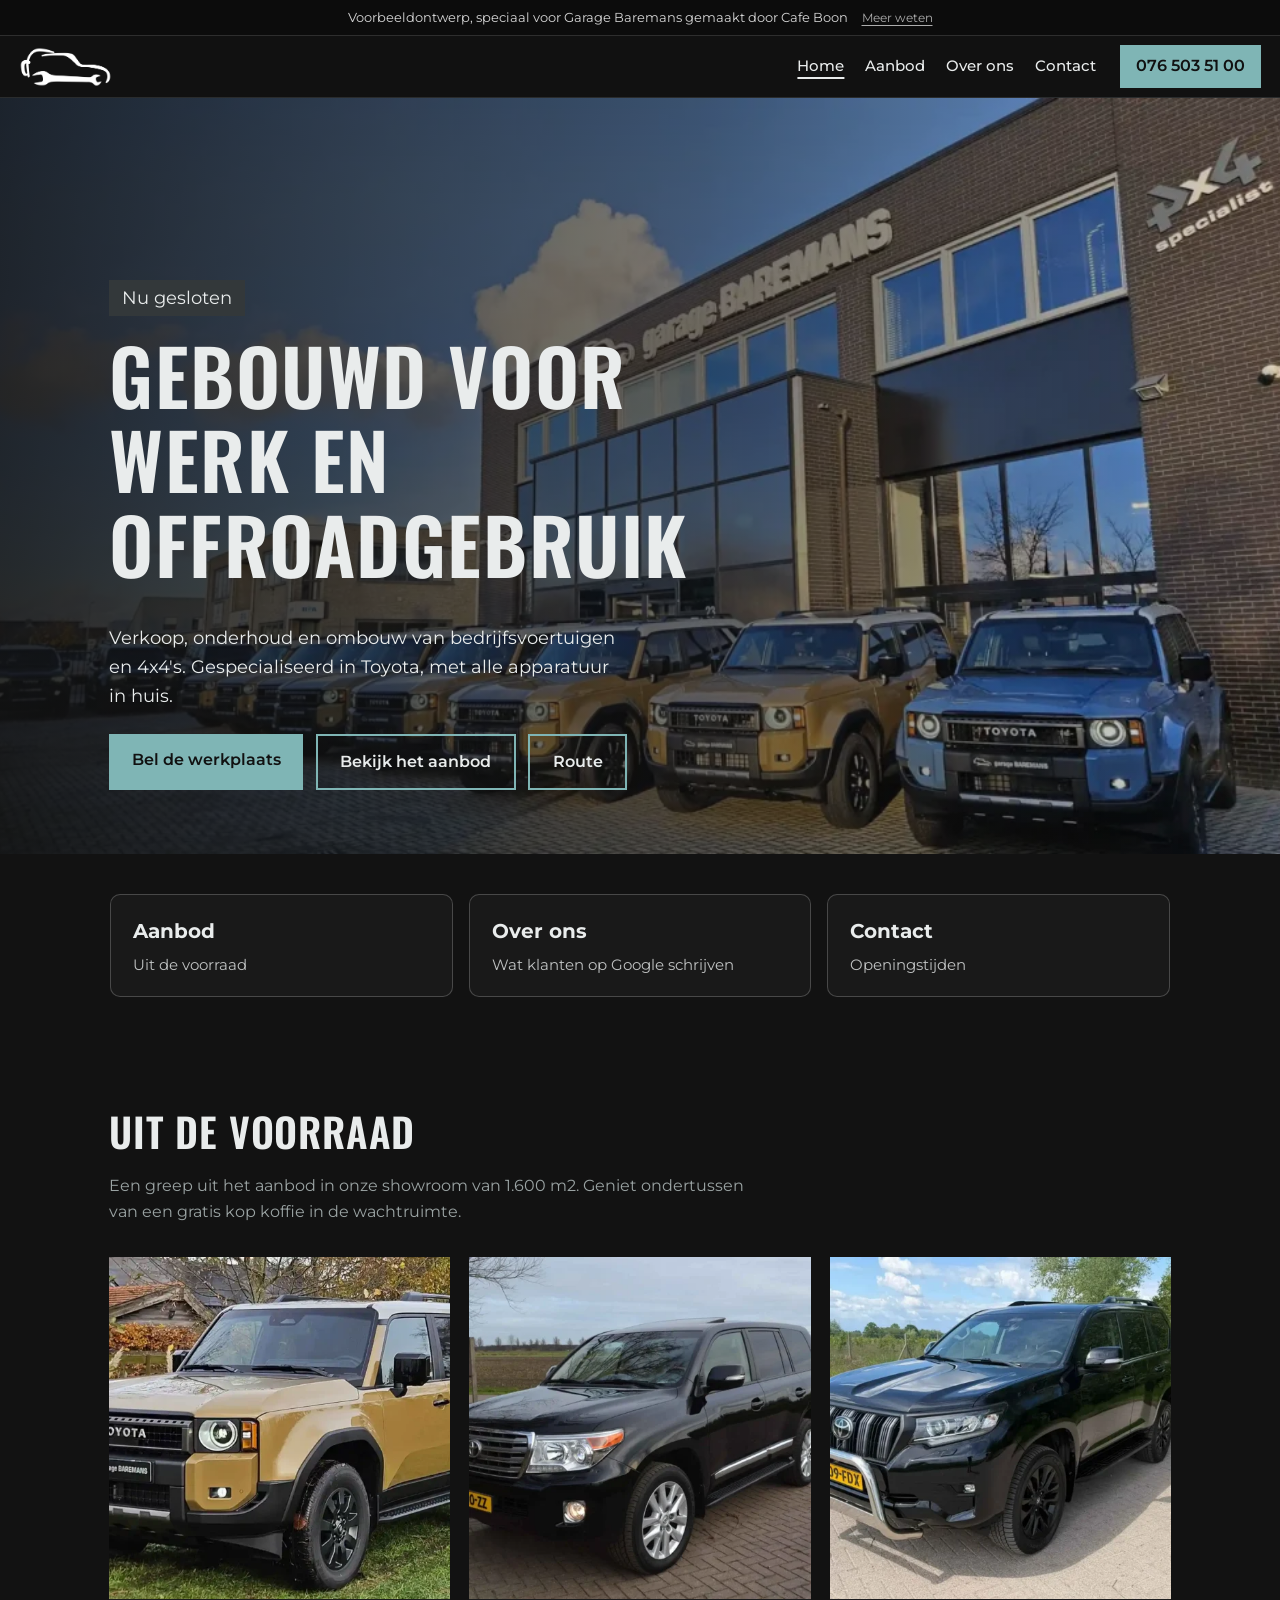
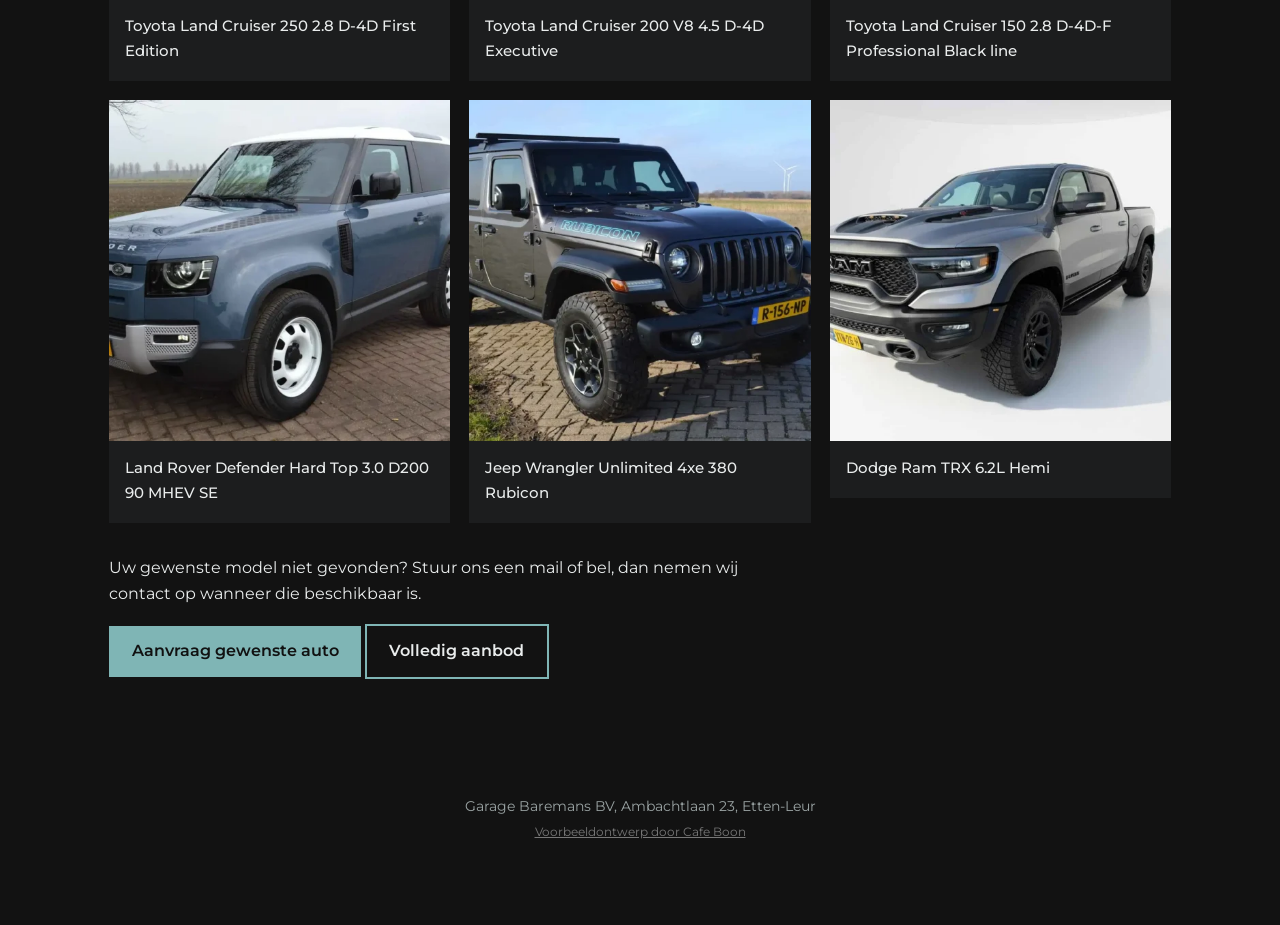
<file: index.html>
<!doctype html>
<html lang="nl">
<head>
<meta charset="utf-8">
<meta name="viewport" content="width=device-width, initial-scale=1">
<meta name="robots" content="noindex">
<title>Garage Baremans - 4x4 en bedrijfswagens in Etten-Leur</title>
<meta name="description" content="Garage Baremans aan de Ambachtlaan 23 in Etten-Leur. Verkoop, onderhoud en ombouw van 4x4's en bedrijfswagens. Gespecialiseerd in Toyota. Showroom van 1.600 m2.">
<meta property="og:title" content="Garage Baremans, Etten-Leur">
<meta property="og:description" content="Verkoop, onderhoud en ombouw van 4x4's en bedrijfswagens. Gespecialiseerd in Toyota.">
<meta property="og:image" content="images/pand.webp">
<link rel="icon" href="images/favicon.png">
<link rel="preconnect" href="https://fonts.googleapis.com">
<link rel="preconnect" href="https://fonts.gstatic.com" crossorigin>
<link href="https://fonts.googleapis.com/css2?family=Oswald:wght@500;600&family=Montserrat:wght@400;500;600&display=swap" rel="stylesheet">
<link rel="stylesheet" href="style.css">
</head>
<body>
<div class="vb-banner" role="note"><span>Voorbeeldontwerp, speciaal voor Garage Baremans gemaakt door Cafe Boon</span><a href="https://cafeboon.com">Meer weten</a></div>
<header class="top">
<a class="brand" href="index.html"><img alt="Garage Baremans" src="images/logo-white.webp"/></a>
<nav><a aria-current="page" href="index.html">Home</a><a href="aanbod.html">Aanbod</a><a href="over.html">Over ons</a><a href="contact.html">Contact</a></nav>
<a class="call" href="tel:+31765035100">076 503 51 00</a>
</header>
<div aria-label="Pagina's" class="sn-bar" role="navigation"><a aria-current="page" class="sn-link" href="index.html">Home</a><a class="sn-link" href="aanbod.html">Aanbod</a><a class="sn-link" href="over.html">Over ons</a><a class="sn-link" href="contact.html">Contact</a></div>
<section class="hero">
<img alt="Garage Baremans aan de Ambachtlaan in Etten-Leur met Toyota Land Cruisers voor de deur" src="images/pand.webp"/>
<div class="shade"></div>
<div class="hero-in">
<p class="tag" id="status"></p>
<h1>Gebouwd voor werk en offroadgebruik</h1>
<p>Verkoop, onderhoud en ombouw van bedrijfsvoertuigen en 4x4's. Gespecialiseerd in Toyota, met alle apparatuur in huis.</p>
<div class="actions">
<a class="btn" href="tel:+31765035100">Bel de werkplaats</a>
<a class="btn ghost" href="aanbod.html">Bekijk het aanbod</a>
<a class="btn ghost" href="https://www.google.com/maps/dir/?api=1&amp;destination=Ambachtlaan+23+4871+ED+Etten-Leur">Route</a>
</div>
</div>
</section>
<div class="sn-cards"><a class="sn-card" href="aanbod.html"><strong>Aanbod</strong><span>Uit de voorraad</span></a><a class="sn-card" href="over.html"><strong>Over ons</strong><span>Wat klanten op Google schrijven</span></a><a class="sn-card" href="contact.html"><strong>Contact</strong><span>Openingstijden</span></a></div>
<section class="wrap">
<h2>Uit de voorraad</h2>
<p class="sub">Een greep uit het aanbod in onze showroom van 1.600 m2. Geniet ondertussen van een gratis kop koffie in de wachtruimte.</p>
<ul class="cars">
<li><a href="binnenkort.html"><img alt="" loading="lazy" src="images/voorraad/Toyota-Land-Cruiser250-2.8-D-4D-First-Edition-Panorama-Dak-Grijs-Kenteken.webp"/><span>Toyota Land Cruiser 250 2.8 D-4D First Edition</span></a></li>
<li><a href="binnenkort.html"><img alt="" loading="lazy" src="images/voorraad/Toyota-Land-Cruiser200-V8-4.5-V8-D-4D-Executive-Window-van-V1.webp"/><span>Toyota Land Cruiser 200 V8 4.5 D-4D Executive</span></a></li>
<li><a href="binnenkort.html"><img alt="" loading="lazy" src="images/voorraad/Toyota-Land-Cruiser150-2.8-D-4D-F-Professional-Black-line-Window-Van.webp"/><span>Toyota Land Cruiser 150 2.8 D-4D-F Professional Black line</span></a></li>
<li><a href="binnenkort.html"><img alt="" loading="lazy" src="images/voorraad/Land-Rover-DefenderHard-Top-3.0-D200-90-MHEV-SE.webp"/><span>Land Rover Defender Hard Top 3.0 D200 90 MHEV SE</span></a></li>
<li><a href="binnenkort.html"><img alt="" loading="lazy" src="images/voorraad/Jeep-WranglerUnlimited-4xe-380-Rubicon.webp"/><span>Jeep Wrangler Unlimited 4xe 380 Rubicon</span></a></li>
<li><a href="binnenkort.html"><img alt="" loading="lazy" src="images/voorraad/Dodge-Ram-TRX.webp"/><span>Dodge Ram TRX 6.2L Hemi</span></a></li>
</ul>
<p class="find">Uw gewenste model niet gevonden? Stuur ons een mail of bel, dan nemen wij contact op wanneer die beschikbaar is.</p>
<p><a class="btn" href="aanvraag.html">Aanvraag gewenste auto</a> <a class="btn ghost" href="binnenkort.html">Volledig aanbod</a></p>
</section>
<footer>
<p>Garage Baremans BV, Ambachtlaan 23, Etten-Leur</p>
<p class="credit"><a href="https://cafeboon.com">Voorbeeldontwerp door Cafe Boon</a></p>
</footer>
<a class="fab" href="tel:+31765035100">Bel</a>
<script>try{(function(){
  var h={1:[8,17],2:[8,17],3:[8,17],4:[8,17],5:[8,17],6:[9,13]};
  var n=new Date(),d=n.getDay(),m=n.getHours()+n.getMinutes()/60,el=document.getElementById('status');
  var r=document.querySelector('tr[data-d="'+d+'"]');if(r)r.className='today';
  if(h[d]&&m>=h[d][0]&&m<h[d][1]){el.textContent='Nu geopend tot '+h[d][1]+'.00';el.className='tag yes'}else{el.textContent='Nu gesloten'}
})();}catch(e){}</script>
</body></html>
</file>
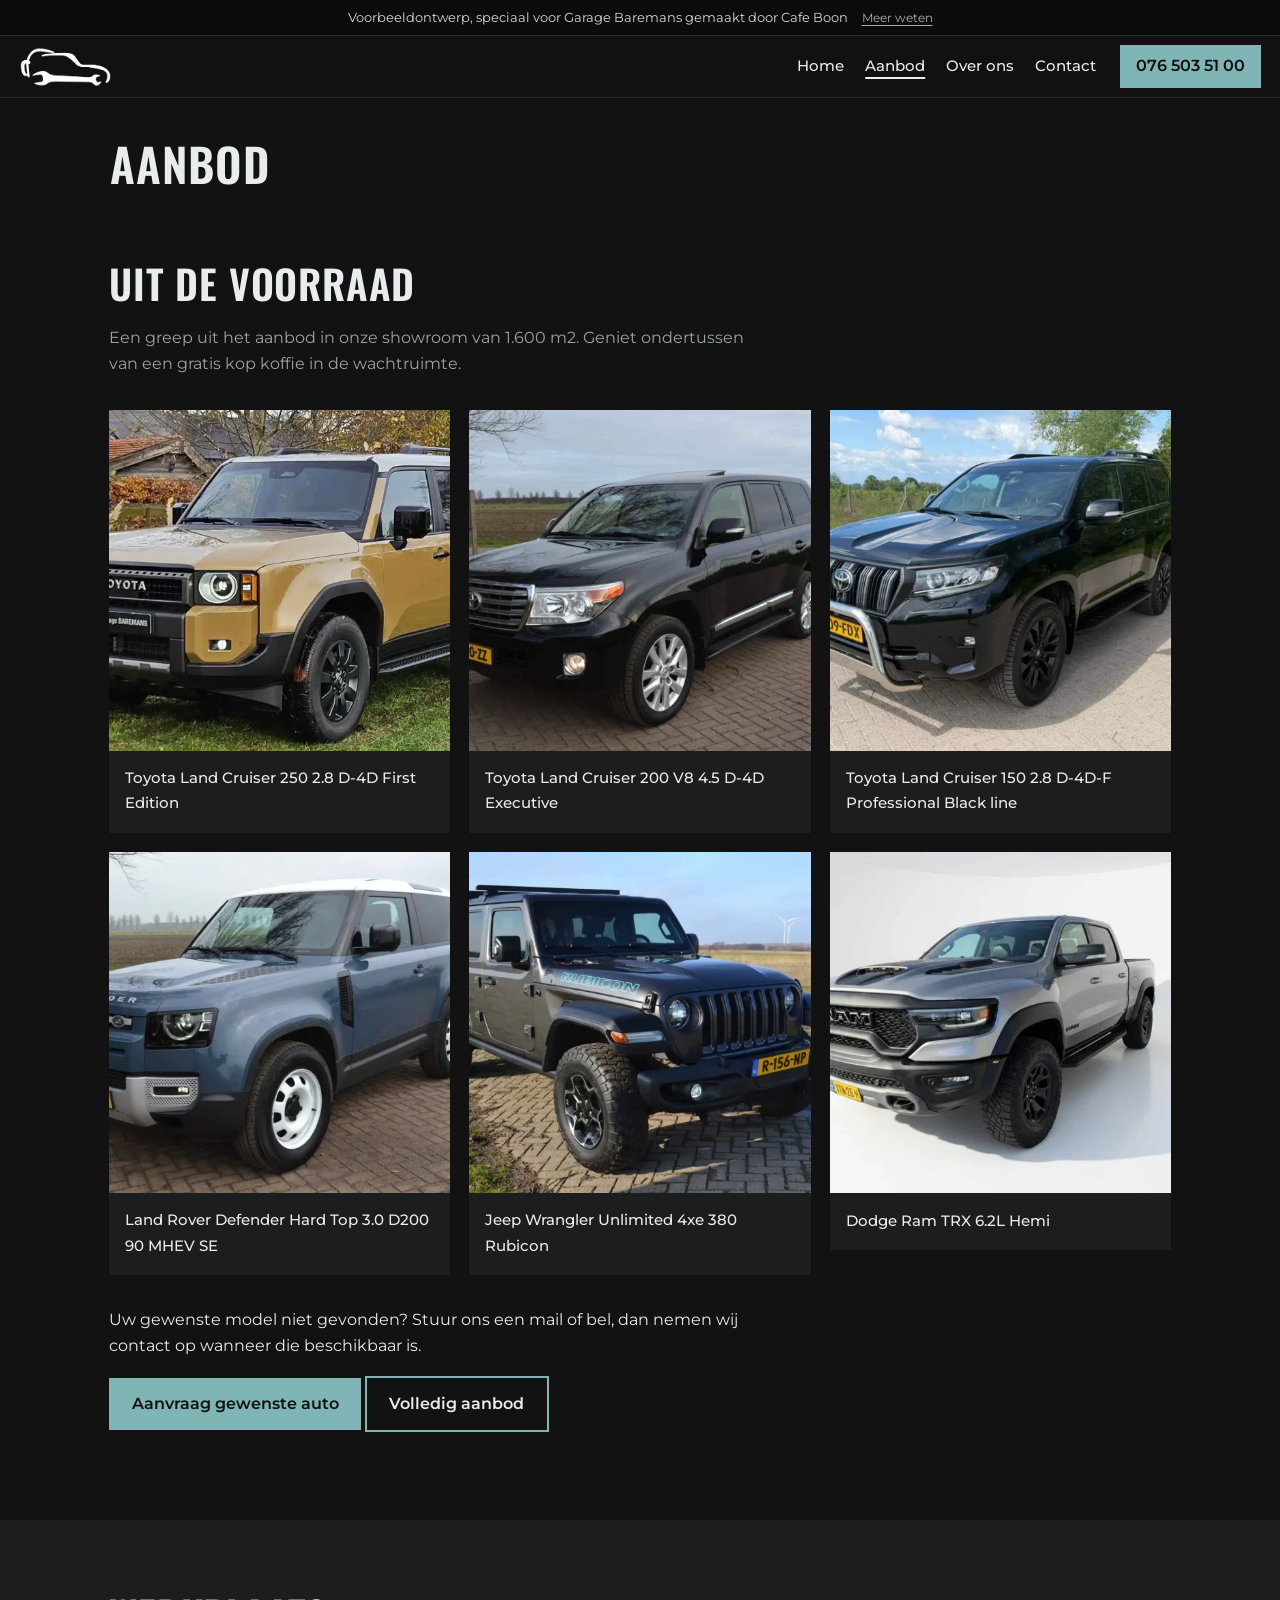
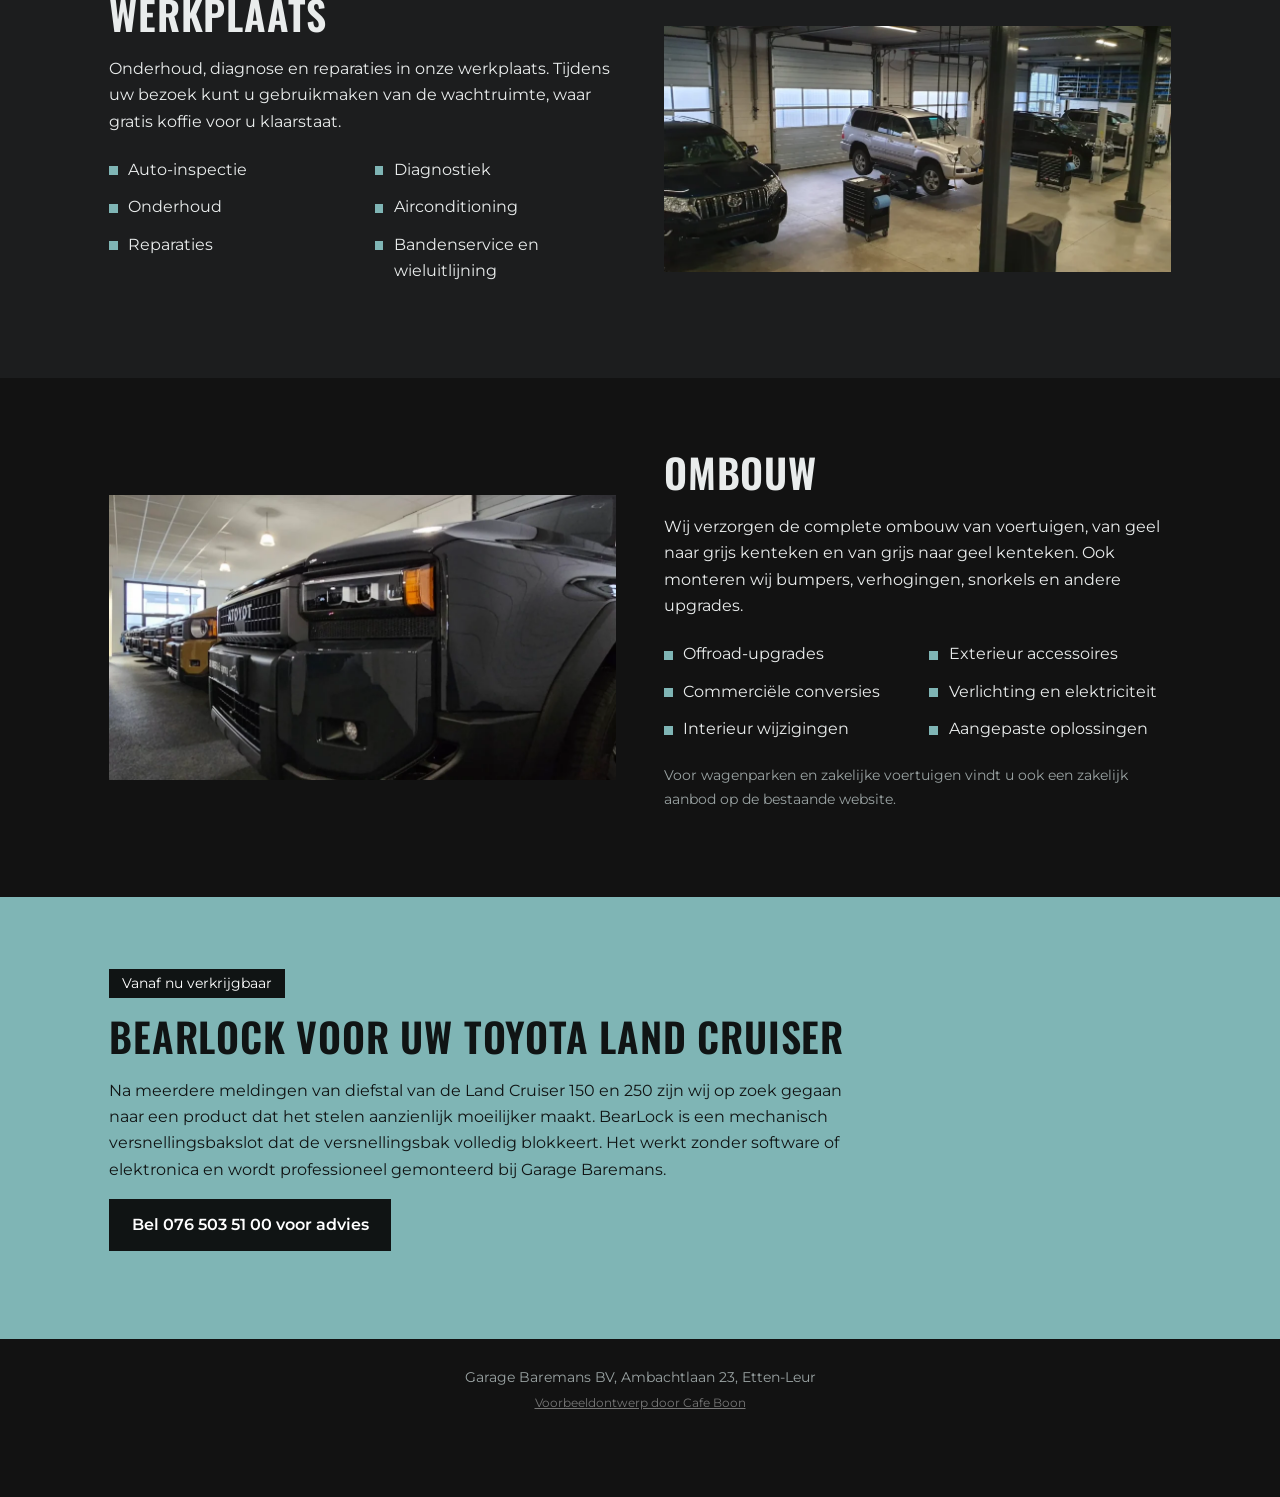
<file: aanbod.html>
<!doctype html>
<html lang="nl">
<head>
<meta charset="utf-8">
<meta name="viewport" content="width=device-width, initial-scale=1">
<meta name="robots" content="noindex">
<title>Aanbod | Garage Baremans</title>
<meta name="description" content="Garage Baremans aan de Ambachtlaan 23 in Etten-Leur. Verkoop, onderhoud en ombouw van 4x4's en bedrijfswagens. Gespecialiseerd in Toyota. Showroom van 1.600 m2.">
<meta property="og:title" content="Garage Baremans, Etten-Leur">
<meta property="og:description" content="Verkoop, onderhoud en ombouw van 4x4's en bedrijfswagens. Gespecialiseerd in Toyota.">
<meta property="og:image" content="images/pand.webp">
<link rel="icon" href="images/favicon.png">
<link rel="preconnect" href="https://fonts.googleapis.com">
<link rel="preconnect" href="https://fonts.gstatic.com" crossorigin>
<link href="https://fonts.googleapis.com/css2?family=Oswald:wght@500;600&family=Montserrat:wght@400;500;600&display=swap" rel="stylesheet">
<link rel="stylesheet" href="style.css">
</head>
<body>
<div class="vb-banner" role="note"><span>Voorbeeldontwerp, speciaal voor Garage Baremans gemaakt door Cafe Boon</span><a href="https://cafeboon.com">Meer weten</a></div>
<header class="top">
<a class="brand" href="index.html"><img alt="Garage Baremans" src="images/logo-white.webp"/></a>
<nav><a href="index.html">Home</a><a aria-current="page" href="aanbod.html">Aanbod</a><a href="over.html">Over ons</a><a href="contact.html">Contact</a></nav>
<a class="call" href="tel:+31765035100">076 503 51 00</a>
</header>
<div aria-label="Pagina's" class="sn-bar" role="navigation"><a class="sn-link" href="index.html">Home</a><a aria-current="page" class="sn-link" href="aanbod.html">Aanbod</a><a class="sn-link" href="over.html">Over ons</a><a class="sn-link" href="contact.html">Contact</a></div>
<div class="sn-head"><h1>Aanbod</h1></div>
<section class="wrap" id="aanbod">
<h2>Uit de voorraad</h2>
<p class="sub">Een greep uit het aanbod in onze showroom van 1.600 m2. Geniet ondertussen van een gratis kop koffie in de wachtruimte.</p>
<ul class="cars">
<li><a href="binnenkort.html"><img alt="" loading="lazy" src="images/voorraad/Toyota-Land-Cruiser250-2.8-D-4D-First-Edition-Panorama-Dak-Grijs-Kenteken.webp"/><span>Toyota Land Cruiser 250 2.8 D-4D First Edition</span></a></li>
<li><a href="binnenkort.html"><img alt="" loading="lazy" src="images/voorraad/Toyota-Land-Cruiser200-V8-4.5-V8-D-4D-Executive-Window-van-V1.webp"/><span>Toyota Land Cruiser 200 V8 4.5 D-4D Executive</span></a></li>
<li><a href="binnenkort.html"><img alt="" loading="lazy" src="images/voorraad/Toyota-Land-Cruiser150-2.8-D-4D-F-Professional-Black-line-Window-Van.webp"/><span>Toyota Land Cruiser 150 2.8 D-4D-F Professional Black line</span></a></li>
<li><a href="binnenkort.html"><img alt="" loading="lazy" src="images/voorraad/Land-Rover-DefenderHard-Top-3.0-D200-90-MHEV-SE.webp"/><span>Land Rover Defender Hard Top 3.0 D200 90 MHEV SE</span></a></li>
<li><a href="binnenkort.html"><img alt="" loading="lazy" src="images/voorraad/Jeep-WranglerUnlimited-4xe-380-Rubicon.webp"/><span>Jeep Wrangler Unlimited 4xe 380 Rubicon</span></a></li>
<li><a href="binnenkort.html"><img alt="" loading="lazy" src="images/voorraad/Dodge-Ram-TRX.webp"/><span>Dodge Ram TRX 6.2L Hemi</span></a></li>
</ul>
<p class="find">Uw gewenste model niet gevonden? Stuur ons een mail of bel, dan nemen wij contact op wanneer die beschikbaar is.</p>
<p><a class="btn" href="aanvraag.html">Aanvraag gewenste auto</a> <a class="btn ghost" href="binnenkort.html">Volledig aanbod</a></p>
</section>
<section class="band" id="werkplaats">
<div class="wrap split">
<div>
<h2>Werkplaats</h2>
<p>Onderhoud, diagnose en reparaties in onze werkplaats. Tijdens uw bezoek kunt u gebruikmaken van de wachtruimte, waar gratis koffie voor u klaarstaat.</p>
<ul class="list">
<li>Auto-inspectie</li><li>Onderhoud</li><li>Reparaties</li><li>Diagnostiek</li><li>Airconditioning</li><li>Bandenservice en wieluitlijning</li>
</ul>
</div>
<img alt="Werkplaats van Garage Baremans met Toyota op de brug" loading="lazy" src="images/werkplaats.webp"/>
</div>
</section>
<section class="wrap split rev" id="ombouw">
<img alt="Voertuigen van Garage Baremans" loading="lazy" src="images/jeeps.webp"/>
<div>
<h2>Ombouw</h2>
<p>Wij verzorgen de complete ombouw van voertuigen, van geel naar grijs kenteken en van grijs naar geel kenteken. Ook monteren wij bumpers, verhogingen, snorkels en andere upgrades.</p>
<ul class="list">
<li>Offroad-upgrades</li><li>Commerciële conversies</li><li>Interieur wijzigingen</li><li>Exterieur accessoires</li><li>Verlichting en elektriciteit</li><li>Aangepaste oplossingen</li>
</ul>
<p class="small">Voor wagenparken en zakelijke voertuigen vindt u ook een zakelijk aanbod op de bestaande website.</p>
</div>
</section>
<section class="alert" id="bearlock">
<div class="wrap">
<p class="tag">Vanaf nu verkrijgbaar</p>
<h2>BearLock voor uw Toyota Land Cruiser</h2>
<p>Na meerdere meldingen van diefstal van de Land Cruiser 150 en 250 zijn wij op zoek gegaan naar een product dat het stelen aanzienlijk moeilijker maakt. BearLock is een mechanisch versnellingsbakslot dat de versnellingsbak volledig blokkeert. Het werkt zonder software of elektronica en wordt professioneel gemonteerd bij Garage Baremans.</p>
<p><a class="btn" href="tel:+31765035100">Bel 076 503 51 00 voor advies</a></p>
</div>
</section>
<footer>
<p>Garage Baremans BV, Ambachtlaan 23, Etten-Leur</p>
<p class="credit"><a href="https://cafeboon.com">Voorbeeldontwerp door Cafe Boon</a></p>
</footer>
<a class="fab" href="tel:+31765035100">Bel</a>
<script>try{(function(){
  var h={1:[8,17],2:[8,17],3:[8,17],4:[8,17],5:[8,17],6:[9,13]};
  var n=new Date(),d=n.getDay(),m=n.getHours()+n.getMinutes()/60,el=document.getElementById('status');
  var r=document.querySelector('tr[data-d="'+d+'"]');if(r)r.className='today';
  if(h[d]&&m>=h[d][0]&&m<h[d][1]){el.textContent='Nu geopend tot '+h[d][1]+'.00';el.className='tag yes'}else{el.textContent='Nu gesloten'}
})();}catch(e){}</script>
</body></html>
</file>
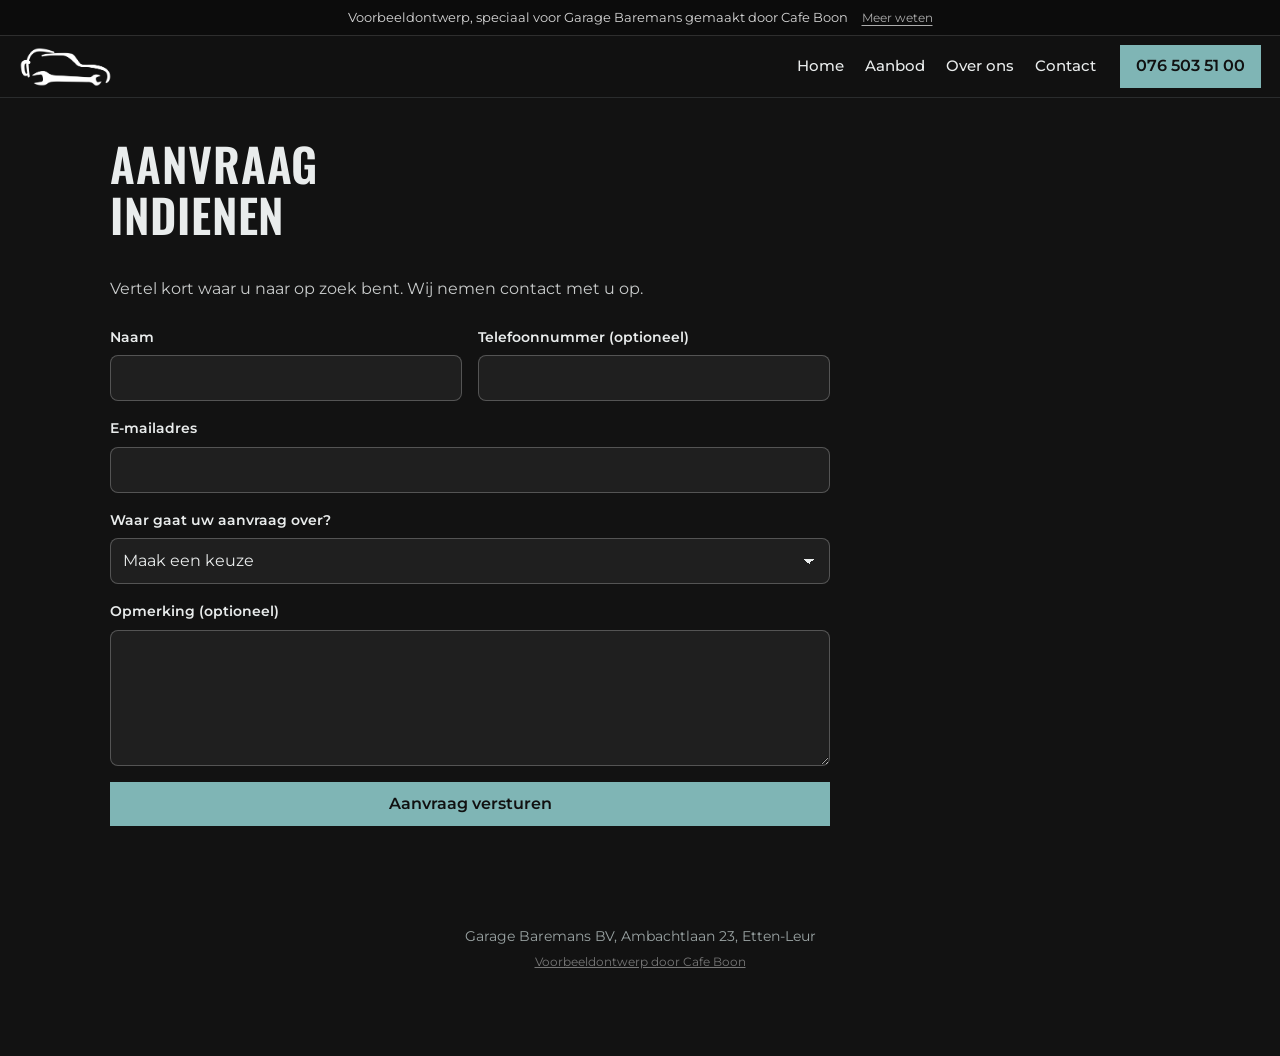
<file: aanvraag.html>
<!doctype html>
<html lang="nl">
<head>
<meta charset="utf-8">
<meta name="viewport" content="width=device-width, initial-scale=1">
<meta name="robots" content="noindex">
<title>Aanvraag indienen | Garage Baremans</title>
<meta name="description" content="Aanvraag indienen bij Garage Baremans.">
<meta property="og:title" content="Garage Baremans, Etten-Leur">
<meta property="og:description" content="Verkoop, onderhoud en ombouw van 4x4's en bedrijfswagens. Gespecialiseerd in Toyota.">
<meta property="og:image" content="images/pand.webp">
<link rel="icon" href="images/favicon.png">
<link rel="preconnect" href="https://fonts.googleapis.com">
<link rel="preconnect" href="https://fonts.gstatic.com" crossorigin>
<link href="https://fonts.googleapis.com/css2?family=Oswald:wght@500;600&family=Montserrat:wght@400;500;600&display=swap" rel="stylesheet">
<link rel="stylesheet" href="style.css">
</head>
<body>
<div class="vb-banner" role="note"><span>Voorbeeldontwerp, speciaal voor Garage Baremans gemaakt door Cafe Boon</span><a href="https://cafeboon.com">Meer weten</a></div>
<header class="top">
<a class="brand" href="index.html"><img alt="Garage Baremans" src="images/logo-white.webp"/></a>
<nav><a href="index.html">Home</a><a href="aanbod.html">Aanbod</a><a href="over.html">Over ons</a><a href="contact.html">Contact</a></nav>
<a class="call" href="tel:+31765035100">076 503 51 00</a>
</header>
<div aria-label="Pagina's" class="sn-bar" role="navigation"><a class="sn-link" href="index.html">Home</a><a class="sn-link" href="aanbod.html">Aanbod</a><a class="sn-link" href="over.html">Over ons</a><a class="sn-link" href="contact.html">Contact</a></div>
<div class="sn-head"><h1>Aanvraag indienen</h1></div>
<section class="sn-formsec" id="formulier"><div class="sn-formwrap"><p class="sn-lead">Vertel kort waar u naar op zoek bent. Wij nemen contact met u op.</p><form class="sn-form" id="sn-form"><div class="sn-field"><label for="naam">Naam</label><input id="naam" name="naam" type="text" required autocomplete="name"></div><div class="sn-field"><label for="tel">Telefoonnummer (optioneel)</label><input id="tel" name="tel" type="tel" autocomplete="tel"></div><div class="sn-field full"><label for="email">E-mailadres</label><input id="email" name="email" type="email" required autocomplete="email"></div><div class="sn-field full"><label for="keuze">Waar gaat uw aanvraag over?</label><select id="keuze" name="keuze" required><option value="">Maak een keuze</option><option>Gewenste auto</option><option>Auto-inspectie</option><option>Onderhoud</option><option>Reparaties</option><option>Diagnostiek</option><option>Airconditioning</option><option>Bandenservice en wieluitlijning</option><option>Ombouw</option></select></div><div class="sn-field full"><label for="opm">Opmerking (optioneel)</label><textarea id="opm" name="opm" rows="5"></textarea></div><div class="sn-field full"><button class="btn" type="submit">Aanvraag versturen</button></div></form></div></section>
<script>(function(){var f=document.getElementById('sn-form');if(!f)return;f.addEventListener('submit',function(e){e.preventDefault();if(!f.checkValidity()){f.reportValidity();return;}var d=document.createElement('div');d.className='sn-done';d.setAttribute('role','status');d.tabIndex=-1;d.innerHTML='<h2>Bedankt voor uw aanvraag</h2><p>Dit is een voorbeeldwebsite van Cafe Boon. Uw aanvraag is daarom niet verstuurd. Neem voor een echte aanvraag contact op via <a href="tel:+31765035100">076 503 51 00</a>.</p>';f.parentNode.replaceChild(d,f);d.focus();});})();</script>
<footer>
<p>Garage Baremans BV, Ambachtlaan 23, Etten-Leur</p>
<p class="credit"><a href="https://cafeboon.com">Voorbeeldontwerp door Cafe Boon</a></p>
</footer>
<a class="fab" href="tel:+31765035100">Bel</a>
<script>try{(function(){
  var h={1:[8,17],2:[8,17],3:[8,17],4:[8,17],5:[8,17],6:[9,13]};
  var n=new Date(),d=n.getDay(),m=n.getHours()+n.getMinutes()/60,el=document.getElementById('status');
  var r=document.querySelector('tr[data-d="'+d+'"]');if(r)r.className='today';
  if(h[d]&&m>=h[d][0]&&m<h[d][1]){el.textContent='Nu geopend tot '+h[d][1]+'.00';el.className='tag yes'}else{el.textContent='Nu gesloten'}
})();}catch(e){}</script>
</body></html>
</file>
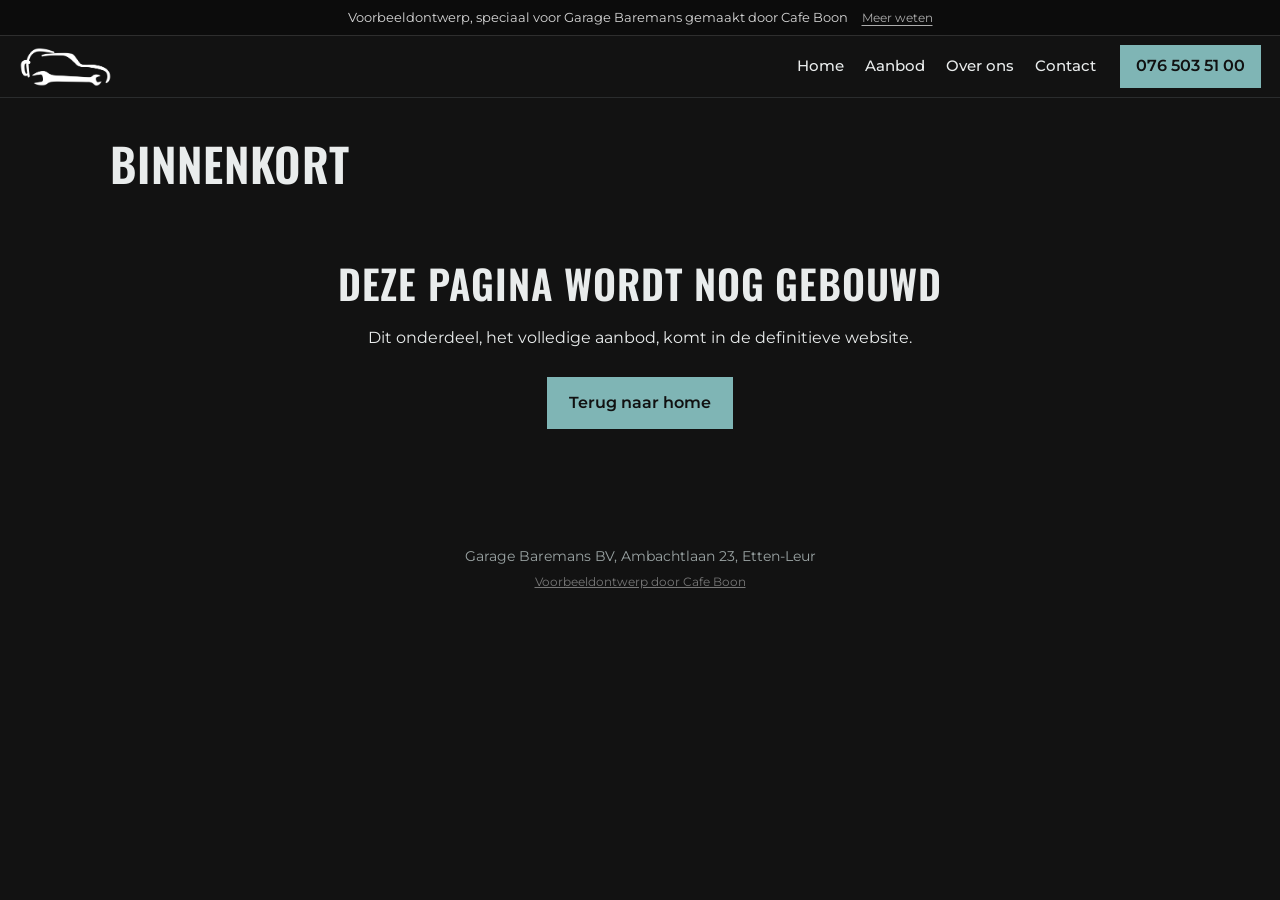
<file: binnenkort.html>
<!doctype html>
<html lang="nl">
<head>
<meta charset="utf-8">
<meta name="viewport" content="width=device-width, initial-scale=1">
<meta name="robots" content="noindex">
<title>Binnenkort | Garage Baremans</title>
<meta name="description" content="Garage Baremans aan de Ambachtlaan 23 in Etten-Leur. Verkoop, onderhoud en ombouw van 4x4's en bedrijfswagens. Gespecialiseerd in Toyota. Showroom van 1.600 m2.">
<meta property="og:title" content="Garage Baremans, Etten-Leur">
<meta property="og:description" content="Verkoop, onderhoud en ombouw van 4x4's en bedrijfswagens. Gespecialiseerd in Toyota.">
<meta property="og:image" content="images/pand.webp">
<link rel="icon" href="images/favicon.png">
<link rel="preconnect" href="https://fonts.googleapis.com">
<link rel="preconnect" href="https://fonts.gstatic.com" crossorigin>
<link href="https://fonts.googleapis.com/css2?family=Oswald:wght@500;600&family=Montserrat:wght@400;500;600&display=swap" rel="stylesheet">
<link rel="stylesheet" href="style.css">
</head>
<body>
<div class="vb-banner" role="note"><span>Voorbeeldontwerp, speciaal voor Garage Baremans gemaakt door Cafe Boon</span><a href="https://cafeboon.com">Meer weten</a></div>
<header class="top">
<a class="brand" href="index.html"><img alt="Garage Baremans" src="images/logo-white.webp"/></a>
<nav><a href="index.html">Home</a><a href="aanbod.html">Aanbod</a><a href="over.html">Over ons</a><a href="contact.html">Contact</a></nav>
<a class="call" href="tel:+31765035100">076 503 51 00</a>
</header>
<div aria-label="Pagina's" class="sn-bar" role="navigation"><a class="sn-link" href="index.html">Home</a><a class="sn-link" href="aanbod.html">Aanbod</a><a class="sn-link" href="over.html">Over ons</a><a class="sn-link" href="contact.html">Contact</a></div>
<div class="sn-head"><h1>Binnenkort</h1></div>
<section class="binnenkort"><div class="wrap" style="padding:72px 0;text-align:center"><h2>Deze pagina wordt nog gebouwd</h2><p style="max-width:34em;margin:14px auto 26px">Dit onderdeel, het volledige aanbod, komt in de definitieve website.</p><p><a class="btn" href="index.html">Terug naar home</a></p></div></section>
<footer>
<p>Garage Baremans BV, Ambachtlaan 23, Etten-Leur</p>
<p class="credit"><a href="https://cafeboon.com">Voorbeeldontwerp door Cafe Boon</a></p>
</footer>
<a class="fab" href="tel:+31765035100">Bel</a>
</body></html>
</file>
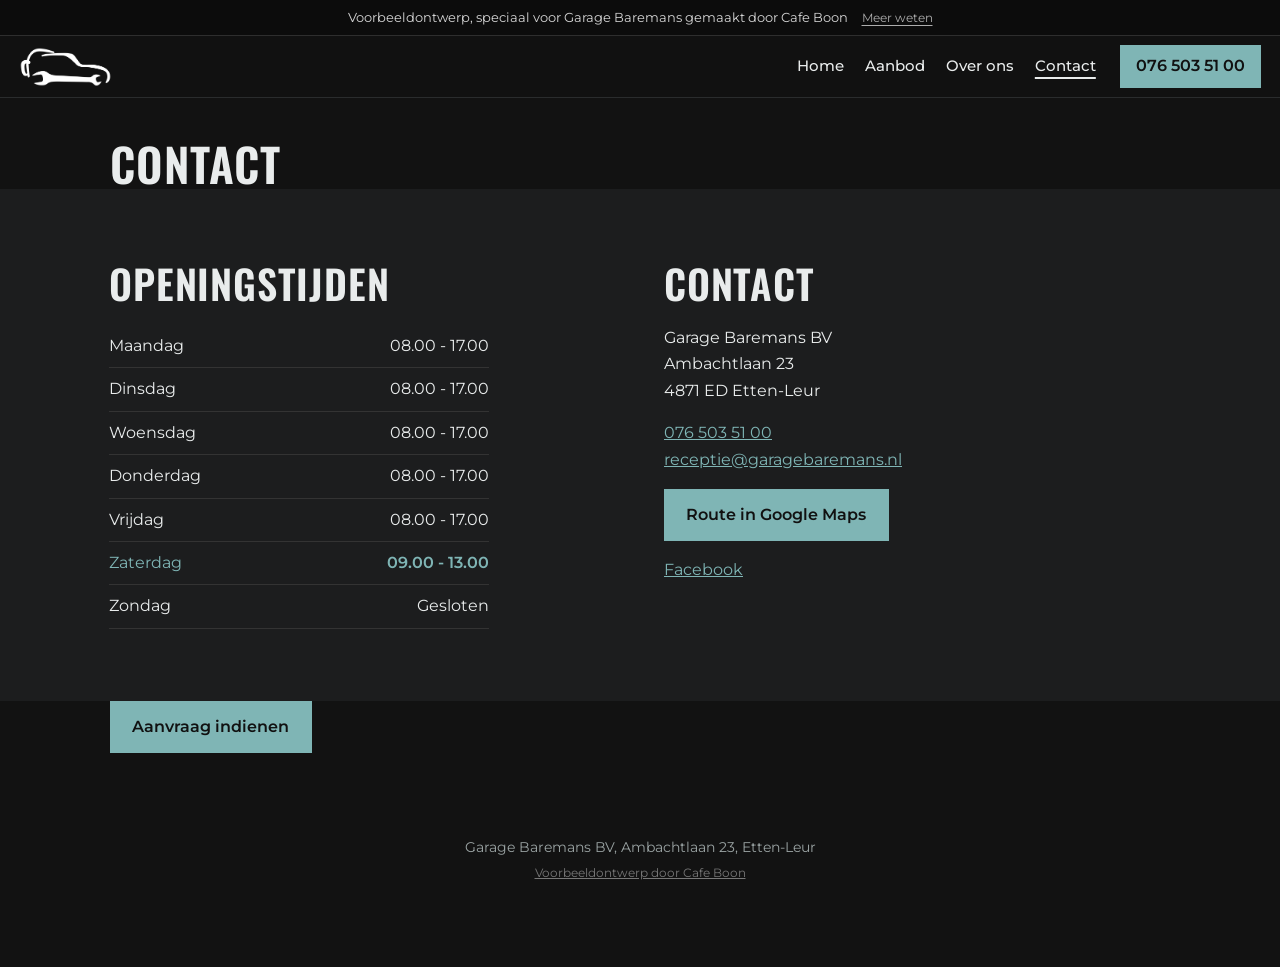
<file: contact.html>
<!doctype html>
<html lang="nl">
<head>
<meta charset="utf-8">
<meta name="viewport" content="width=device-width, initial-scale=1">
<meta name="robots" content="noindex">
<title>Contact | Garage Baremans</title>
<meta name="description" content="Garage Baremans aan de Ambachtlaan 23 in Etten-Leur. Verkoop, onderhoud en ombouw van 4x4's en bedrijfswagens. Gespecialiseerd in Toyota. Showroom van 1.600 m2.">
<meta property="og:title" content="Garage Baremans, Etten-Leur">
<meta property="og:description" content="Verkoop, onderhoud en ombouw van 4x4's en bedrijfswagens. Gespecialiseerd in Toyota.">
<meta property="og:image" content="images/pand.webp">
<link rel="icon" href="images/favicon.png">
<link rel="preconnect" href="https://fonts.googleapis.com">
<link rel="preconnect" href="https://fonts.gstatic.com" crossorigin>
<link href="https://fonts.googleapis.com/css2?family=Oswald:wght@500;600&family=Montserrat:wght@400;500;600&display=swap" rel="stylesheet">
<link rel="stylesheet" href="style.css">
</head>
<body>
<div class="vb-banner" role="note"><span>Voorbeeldontwerp, speciaal voor Garage Baremans gemaakt door Cafe Boon</span><a href="https://cafeboon.com">Meer weten</a></div>
<header class="top">
<a class="brand" href="index.html"><img alt="Garage Baremans" src="images/logo-white.webp"/></a>
<nav><a href="index.html">Home</a><a href="aanbod.html">Aanbod</a><a href="over.html">Over ons</a><a aria-current="page" href="contact.html">Contact</a></nav>
<a class="call" href="tel:+31765035100">076 503 51 00</a>
</header>
<div aria-label="Pagina's" class="sn-bar" role="navigation"><a class="sn-link" href="index.html">Home</a><a class="sn-link" href="aanbod.html">Aanbod</a><a class="sn-link" href="over.html">Over ons</a><a aria-current="page" class="sn-link" href="contact.html">Contact</a></div>
<div class="sn-head"><h1>Contact</h1></div>
<section class="visit" id="contact">
<div class="wrap two">
<div>
<h2>Openingstijden</h2>
<table>
<tr data-d="1"><th>Maandag</th><td>08.00 - 17.00</td></tr>
<tr data-d="2"><th>Dinsdag</th><td>08.00 - 17.00</td></tr>
<tr data-d="3"><th>Woensdag</th><td>08.00 - 17.00</td></tr>
<tr data-d="4"><th>Donderdag</th><td>08.00 - 17.00</td></tr>
<tr data-d="5"><th>Vrijdag</th><td>08.00 - 17.00</td></tr>
<tr data-d="6"><th>Zaterdag</th><td>09.00 - 13.00</td></tr>
<tr data-d="0"><th>Zondag</th><td>Gesloten</td></tr>
</table>
</div>
<div>
<h2>Contact</h2>
<p>Garage Baremans BV<br/>Ambachtlaan 23<br/>4871 ED Etten-Leur</p>
<p><a href="tel:+31765035100">076 503 51 00</a><br/><a href="mailto:receptie@garagebaremans.nl">receptie@garagebaremans.nl</a></p>
<p><a class="btn" href="https://www.google.com/maps/dir/?api=1&amp;destination=Ambachtlaan+23+4871+ED+Etten-Leur">Route in Google Maps</a></p>
<p><a href="https://www.facebook.com/GarageBaremans/">Facebook</a></p>
</div>
</div>
</section>
<section class="sn-formsec sn-formlink"><div class="sn-formwrap"><a class="btn" href="aanvraag.html">Aanvraag indienen</a></div></section>
<footer>
<p>Garage Baremans BV, Ambachtlaan 23, Etten-Leur</p>
<p class="credit"><a href="https://cafeboon.com">Voorbeeldontwerp door Cafe Boon</a></p>
</footer>
<a class="fab" href="tel:+31765035100">Bel</a>
<script>try{(function(){
  var h={1:[8,17],2:[8,17],3:[8,17],4:[8,17],5:[8,17],6:[9,13]};
  var n=new Date(),d=n.getDay(),m=n.getHours()+n.getMinutes()/60,el=document.getElementById('status');
  var r=document.querySelector('tr[data-d="'+d+'"]');if(r)r.className='today';
  if(h[d]&&m>=h[d][0]&&m<h[d][1]){el.textContent='Nu geopend tot '+h[d][1]+'.00';el.className='tag yes'}else{el.textContent='Nu gesloten'}
})();}catch(e){}</script>
</body></html>
</file>
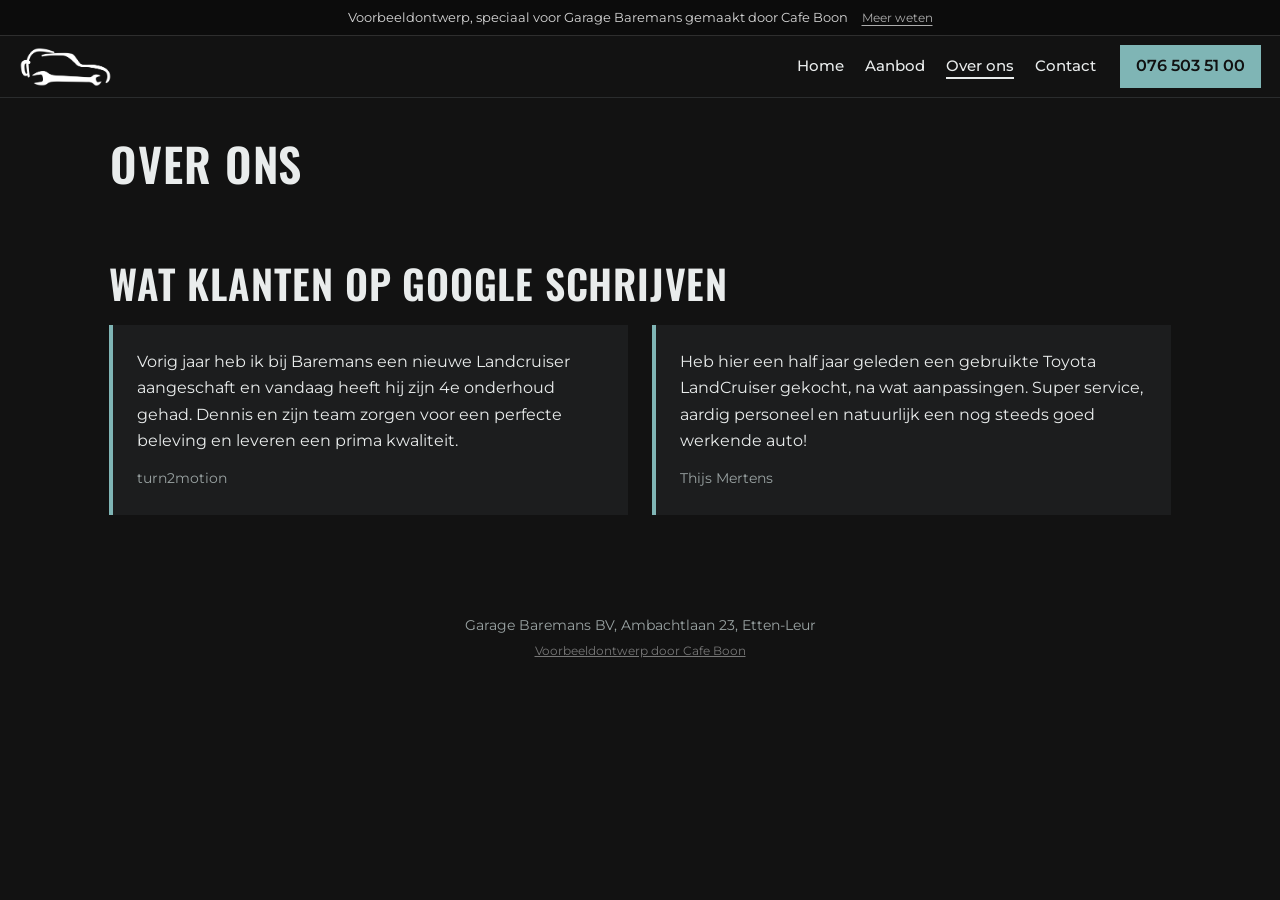
<file: over.html>
<!doctype html>
<html lang="nl">
<head>
<meta charset="utf-8">
<meta name="viewport" content="width=device-width, initial-scale=1">
<meta name="robots" content="noindex">
<title>Over ons | Garage Baremans</title>
<meta name="description" content="Garage Baremans aan de Ambachtlaan 23 in Etten-Leur. Verkoop, onderhoud en ombouw van 4x4's en bedrijfswagens. Gespecialiseerd in Toyota. Showroom van 1.600 m2.">
<meta property="og:title" content="Garage Baremans, Etten-Leur">
<meta property="og:description" content="Verkoop, onderhoud en ombouw van 4x4's en bedrijfswagens. Gespecialiseerd in Toyota.">
<meta property="og:image" content="images/pand.webp">
<link rel="icon" href="images/favicon.png">
<link rel="preconnect" href="https://fonts.googleapis.com">
<link rel="preconnect" href="https://fonts.gstatic.com" crossorigin>
<link href="https://fonts.googleapis.com/css2?family=Oswald:wght@500;600&family=Montserrat:wght@400;500;600&display=swap" rel="stylesheet">
<link rel="stylesheet" href="style.css">
</head>
<body>
<div class="vb-banner" role="note"><span>Voorbeeldontwerp, speciaal voor Garage Baremans gemaakt door Cafe Boon</span><a href="https://cafeboon.com">Meer weten</a></div>
<header class="top">
<a class="brand" href="index.html"><img alt="Garage Baremans" src="images/logo-white.webp"/></a>
<nav><a href="index.html">Home</a><a href="aanbod.html">Aanbod</a><a aria-current="page" href="over.html">Over ons</a><a href="contact.html">Contact</a></nav>
<a class="call" href="tel:+31765035100">076 503 51 00</a>
</header>
<div aria-label="Pagina's" class="sn-bar" role="navigation"><a class="sn-link" href="index.html">Home</a><a class="sn-link" href="aanbod.html">Aanbod</a><a aria-current="page" class="sn-link" href="over.html">Over ons</a><a class="sn-link" href="contact.html">Contact</a></div>
<div class="sn-head"><h1>Over ons</h1></div>
<section class="wrap reviews">
<h2>Wat klanten op Google schrijven</h2>
<div class="rv">
<blockquote>Vorig jaar heb ik bij Baremans een nieuwe Landcruiser aangeschaft en vandaag heeft hij zijn 4e onderhoud gehad. Dennis en zijn team zorgen voor een perfecte beleving en leveren een prima kwaliteit.<cite>turn2motion</cite></blockquote>
<blockquote>Heb hier een half jaar geleden een gebruikte Toyota LandCruiser gekocht, na wat aanpassingen. Super service, aardig personeel en natuurlijk een nog steeds goed werkende auto!<cite>Thijs Mertens</cite></blockquote>
</div>
</section>
<footer>
<p>Garage Baremans BV, Ambachtlaan 23, Etten-Leur</p>
<p class="credit"><a href="https://cafeboon.com">Voorbeeldontwerp door Cafe Boon</a></p>
</footer>
<a class="fab" href="tel:+31765035100">Bel</a>
<script>try{(function(){
  var h={1:[8,17],2:[8,17],3:[8,17],4:[8,17],5:[8,17],6:[9,13]};
  var n=new Date(),d=n.getDay(),m=n.getHours()+n.getMinutes()/60,el=document.getElementById('status');
  var r=document.querySelector('tr[data-d="'+d+'"]');if(r)r.className='today';
  if(h[d]&&m>=h[d][0]&&m<h[d][1]){el.textContent='Nu geopend tot '+h[d][1]+'.00';el.className='tag yes'}else{el.textContent='Nu gesloten'}
})();}catch(e){}</script>
</body></html>
</file>
<file: style.css>
:root{--teal:#7fb5b5;--black:#121212;--panel:#1c1d1e;--text:#e9ecec;--mute:#9aa3a3}
*{box-sizing:border-box}
body{margin:0;font-family:Montserrat,sans-serif;background:var(--black);color:var(--text);line-height:1.65}
h1,h2{font-family:Oswald,sans-serif;font-weight:600;text-transform:uppercase;letter-spacing:.02em;line-height:1.1;margin:0 0 .5em}
h1{font-size:clamp(2.4rem,7vw,4.8rem);max-width:14ch}
h2{font-size:clamp(1.8rem,4vw,2.5rem)}
a{color:var(--teal)}
.top{display:flex;align-items:center;gap:1.5rem;padding:.6rem 1.2rem;background:rgba(18,18,18,.96);border-bottom:1px solid #2a2c2d;position:sticky;top:0;z-index:5}
.brand img{height:40px;display:block}
.top nav{margin-left:auto;display:flex;gap:1.3rem}.top nav a{color:var(--text);text-decoration:none;font-size:.92rem;font-weight:500}
.call{background:var(--teal);color:#111;text-decoration:none;padding:.5rem 1rem;font-weight:600;white-space:nowrap}
.hero{position:relative;min-height:84vh;display:flex;align-items:flex-end}
.hero>img{position:absolute;inset:0;width:100%;height:100%;object-fit:cover;object-position:70% 50%}
.shade{position:absolute;inset:0;background:linear-gradient(90deg,rgba(18,18,18,.88) 0%,rgba(18,18,18,.55) 55%,rgba(18,18,18,.1) 100%)}
.hero-in{position:relative;max-width:1100px;width:100%;margin:0 auto;padding:4rem 1.2rem}
.hero-in p{max-width:520px;font-size:1.1rem}
.tag{display:inline-block;background:#33383a;padding:.2rem .8rem;font-size:.85rem;margin:0 0 1rem!important}.tag.yes{background:#1f6a3a}
.actions{display:flex;gap:.8rem;flex-wrap:wrap;margin-top:1.5rem}
.btn{display:inline-block;background:var(--teal);color:#111;padding:.8rem 1.4rem;text-decoration:none;font-weight:600}
.btn.ghost{background:transparent;color:var(--text);border:2px solid var(--teal)}
.wrap{max-width:1100px;margin:0 auto;padding:4.5rem 1.2rem}
.sub{color:var(--mute);max-width:640px}
.cars{list-style:none;padding:0;margin:2rem 0;display:grid;grid-template-columns:repeat(auto-fill,minmax(300px,1fr));gap:1.2rem}
.cars a{display:block;background:var(--panel);text-decoration:none;color:var(--text);border-bottom:3px solid transparent;transition:border-color .2s}
.cars a:hover{border-color:var(--teal)}
.cars img{width:100%;aspect-ratio:1/1;object-fit:cover;display:block;background:#2a2a2a}
.cars span{display:block;padding:.9rem 1rem;font-weight:500;font-size:.95rem}
.find{max-width:640px}
.band{background:var(--panel)}
.split{display:grid;grid-template-columns:1fr 1fr;gap:3rem;align-items:center}
.split img{width:100%;display:block}
.list{list-style:none;padding:0;columns:2;gap:1.5rem}
.list li{padding:.35rem 0 .35rem 1.2rem;position:relative;break-inside:avoid}
.list li:before{content:"";position:absolute;left:0;top:.95em;width:.55rem;height:.55rem;background:var(--teal)}
.small{font-size:.88rem;color:var(--mute)}
.alert{background:var(--teal);color:#101414}
.alert .tag{background:#101414;color:#fff}.alert .btn{background:#101414;color:#fff}.alert p{max-width:760px}
.rv{display:grid;grid-template-columns:1fr 1fr;gap:1.5rem}
blockquote{margin:0;background:var(--panel);padding:1.5rem;border-left:4px solid var(--teal)}
cite{display:block;margin-top:.8rem;color:var(--mute);font-style:normal;font-size:.9rem}
.visit{background:var(--panel)}
.two{display:grid;grid-template-columns:1fr 1fr;gap:3rem}
table{border-collapse:collapse;width:100%;max-width:380px}
th{text-align:left;font-weight:400}td{text-align:right}
th,td{padding:.5rem 0;border-bottom:1px solid #333}
tr.today{color:var(--teal);font-weight:600}
footer{text-align:center;padding:1.5rem 1rem 5rem;font-size:.9rem;color:var(--mute)}
footer p{margin:.2rem}.credit{font-size:.78rem}.credit a{color:#777}
.fab{display:none}
@media(max-width:760px){
.top nav,.call{display:none}.top{justify-content:center}
.hero{min-height:78vh}.shade{background:linear-gradient(0deg,rgba(18,18,18,.92) 20%,rgba(18,18,18,.25))}
.split,.two,.rv{grid-template-columns:1fr;gap:2rem}.rev img{order:2}.list{columns:1}
.fab{display:block;position:fixed;right:1rem;bottom:1rem;background:var(--teal);color:#111;text-decoration:none;font-weight:600;padding:.9rem 1.5rem;border-radius:999px;box-shadow:0 4px 12px rgba(0,0,0,.5);z-index:9}}
/* sitenav:start */
.sn-bar{display:none;gap:6px;overflow-x:auto;white-space:nowrap;-webkit-overflow-scrolling:touch;padding:8px 12px;background:inherit;color:inherit;font:inherit;line-height:1.2;border-bottom:1px solid rgba(128,128,128,.35);box-sizing:border-box;max-width:100%}
.sn-bar a.sn-link{flex:0 0 auto;padding:9px 15px;border-radius:999px;color:inherit;text-decoration:none;font-size:15px;font-weight:600;letter-spacing:0;text-transform:none;margin:0}
.sn-bar a.sn-link[aria-current="page"]{background:rgba(128,128,128,.2);box-shadow:inset 0 -2px 0 currentColor}
@media(max-width:760px){.sn-bar{display:flex}}
nav a[aria-current="page"]:not(.cta):not(.btn):not(.call){text-decoration:underline;text-underline-offset:6px;text-decoration-thickness:2px}
.sn-head{max-width:1100px;margin:0 auto;padding:40px 20px 0;box-sizing:border-box}
.sn-head h1{margin:0;color:inherit;font-size:clamp(30px,5vw,46px);line-height:1.1}
.sn-cards{max-width:1100px;margin:0 auto;padding:40px 20px;display:grid;grid-template-columns:repeat(auto-fit,minmax(230px,1fr));gap:16px;box-sizing:border-box}
.sn-card{display:block;padding:20px 22px;border:1px solid rgba(128,128,128,.45);border-radius:10px;background:rgba(128,128,128,.07);color:inherit;text-decoration:none;min-width:0}
.sn-card strong{display:block;font-size:1.25em;margin:0 0 6px;color:inherit}
.sn-card span{display:block;opacity:.8;font-size:.95em;line-height:1.4}
.sn-card:hover,.sn-card:focus-visible{border-color:currentColor}
/* sitenav:end */
/* voorbeeld-formulier:start */
@layer sn{.sn-form button.btn{border:0;font:inherit;cursor:pointer;line-height:1.2}}
.sn-formsec{padding:36px 0 72px}
.sn-formwrap{max-width:1100px;margin:0 auto;padding:0 20px;box-sizing:border-box}
.sn-formwrap>h2{margin:0 0 12px}
.sn-formwrap>.sn-lead,.sn-formwrap>.sn-form,.sn-formwrap>.sn-done{max-width:720px}
.sn-formwrap .sn-lead{margin:0 0 24px;opacity:.85}
.sn-form{display:grid;grid-template-columns:1fr 1fr;gap:16px}
.sn-field{display:flex;flex-direction:column;gap:6px;min-width:0;text-align:left}
.sn-field.full{grid-column:1/-1}
.sn-field label{font-size:14px;font-weight:600}
.sn-field input,.sn-field select,.sn-field textarea{font:inherit;font-size:16px;line-height:1.4;color:inherit;background:rgba(128,128,128,.12);border:1px solid rgba(128,128,128,.55);border-radius:8px;padding:11px 12px;width:100%;box-sizing:border-box;min-width:0;max-width:100%;-webkit-appearance:none;appearance:none}
.sn-field select{background-image:linear-gradient(45deg,transparent 50%,currentColor 50%),linear-gradient(135deg,currentColor 50%,transparent 50%);background-position:calc(100% - 20px) 50%,calc(100% - 15px) 50%;background-size:5px 5px;background-repeat:no-repeat;padding-right:38px}
.sn-field select option{color:#111;background:#fff}
.sn-field textarea{resize:vertical}
.sn-field input:focus,.sn-field select:focus,.sn-field textarea:focus{outline:2px solid currentColor;outline-offset:1px}
.sn-done{padding:28px;border:1px solid rgba(128,128,128,.55);border-radius:12px;background:rgba(128,128,128,.1)}
.sn-done h2{margin:0 0 10px}
.sn-done p{margin:0}
.sn-done a{text-decoration:underline;text-underline-offset:3px;font-weight:600}
.sn-formlink{padding:0 0 56px}
@media(max-width:640px){.sn-form{grid-template-columns:1fr}.sn-formsec{padding:24px 0 56px}}
/* voorbeeld-formulier:end */
/* voorbeeldbanner:start */
.vb-banner{display:flex;flex-wrap:wrap;justify-content:center;align-items:baseline;gap:2px 14px;padding:8px 16px;background:#0c0c0c;color:#d6d6d6;font-size:13px;line-height:1.45;letter-spacing:0;text-transform:none;font-weight:400;text-align:center;position:relative;z-index:1000;border-bottom:1px solid rgba(255,255,255,.14)}
.vb-banner a{color:inherit;opacity:.8;text-decoration:underline;text-underline-offset:3px;font-size:12px;font-weight:400;white-space:nowrap;letter-spacing:0;text-transform:none}
.vb-banner a:hover{opacity:1}
/* voorbeeldbanner:end */
</file>
